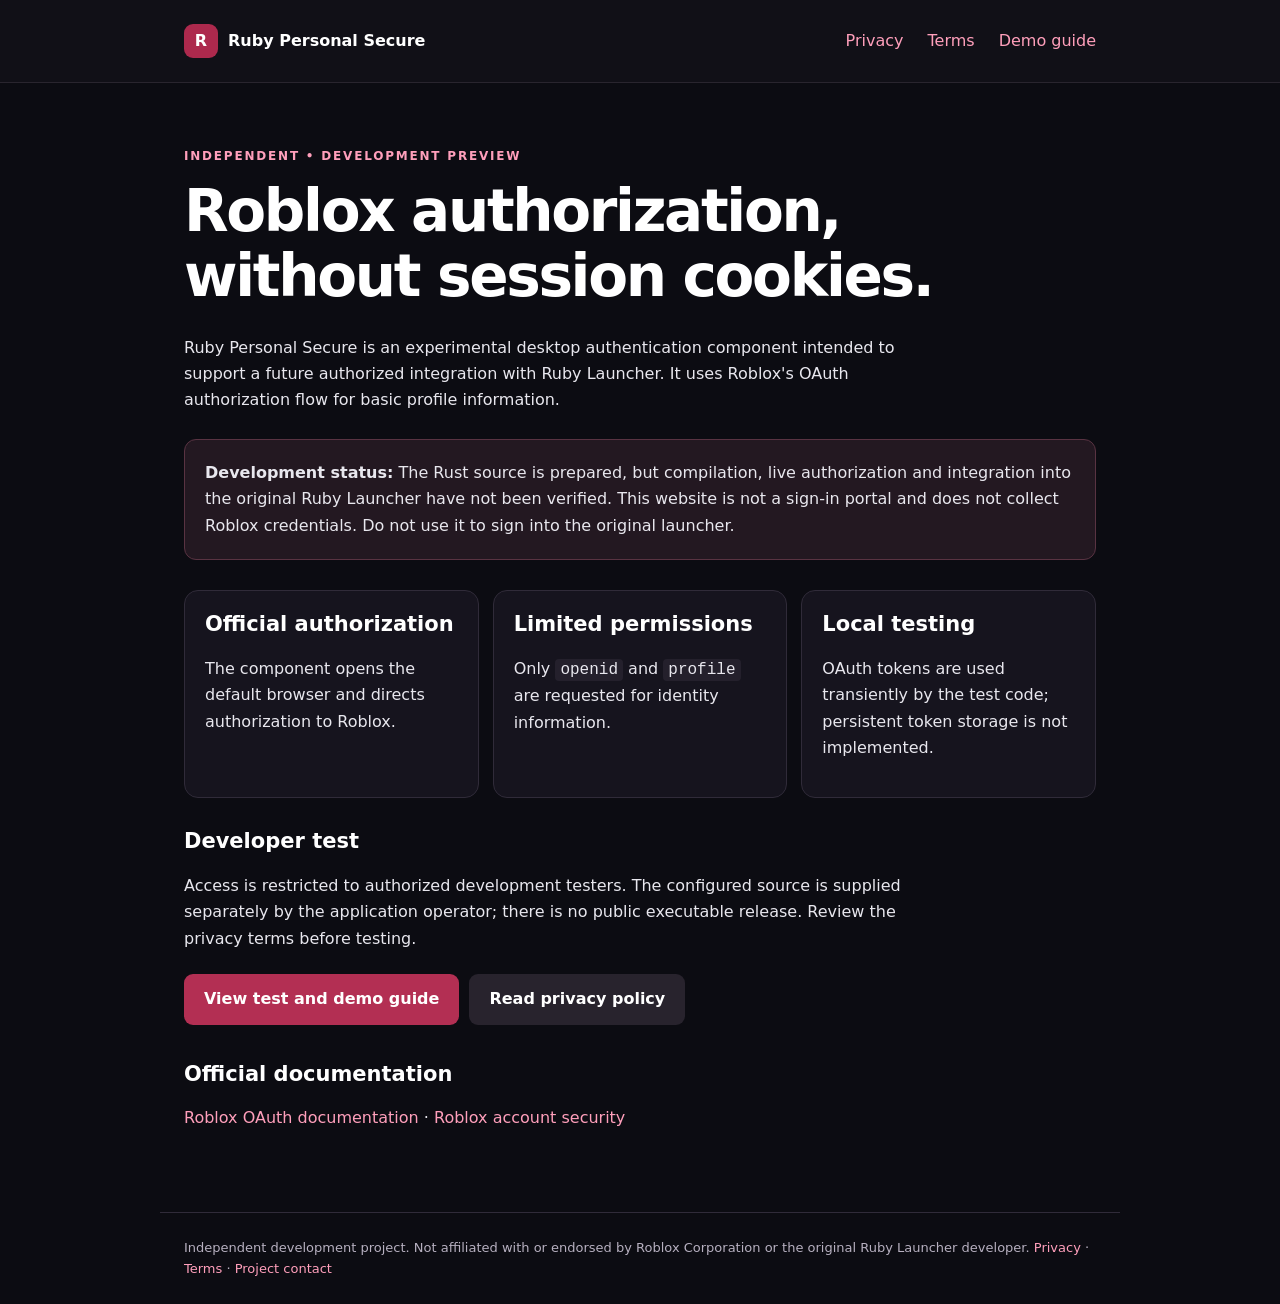
<file: index.html>
<!doctype html><html lang="en"><head><meta charset="utf-8"><meta name="viewport" content="width=device-width, initial-scale=1"><meta name="referrer" content="no-referrer"><meta http-equiv="Content-Security-Policy" content="default-src 'none'; style-src 'self'; base-uri 'none'; form-action 'none'; object-src 'none'"><title>Home | Ruby Personal Secure</title><link rel="stylesheet" href="style.css"></head><body><header><nav aria-label="Main navigation"><a class="brand" href="index.html"><span class="mark" aria-hidden="true">R</span>Ruby Personal Secure</a><a href="privacy.html">Privacy</a><a href="terms.html">Terms</a><a href="demo.html">Demo guide</a></nav></header><main><div class="eyebrow">Independent • Development preview</div><h1>Roblox authorization,<br>without session cookies.</h1><p>Ruby Personal Secure is an experimental desktop authentication component intended to support a future authorized integration with Ruby Launcher. It uses Roblox's OAuth authorization flow for basic profile information.</p><div class="notice"><strong>Development status:</strong> The Rust source is prepared, but compilation, live authorization and integration into the original Ruby Launcher have not been verified. This website is not a sign-in portal and does not collect Roblox credentials. Do not use it to sign into the original launcher.</div><div class="grid"><article class="tile"><h2>Official authorization</h2><p>The component opens the default browser and directs authorization to Roblox.</p></article><article class="tile"><h2>Limited permissions</h2><p>Only <code>openid</code> and <code>profile</code> are requested for identity information.</p></article><article class="tile"><h2>Local testing</h2><p>OAuth tokens are used transiently by the test code; persistent token storage is not implemented.</p></article></div><h2>Developer test</h2><p>Access is restricted to authorized development testers. The configured source is supplied separately by the application operator; there is no public executable release. Review the privacy terms before testing.</p><a class="button" href="demo.html">View test and demo guide</a><a class="button secondary" href="privacy.html">Read privacy policy</a><h2>Official documentation</h2><p><a href="https://create.roblox.com/docs/cloud/auth/oauth2-overview">Roblox OAuth documentation</a> · <a href="https://www.roblox.com/my/account#!/security">Roblox account security</a></p></main><footer>Independent development project. Not affiliated with or endorsed by Roblox Corporation or the original Ruby Launcher developer. <a href="privacy.html">Privacy</a> · <a href="terms.html">Terms</a> · <a href="https://github.com/crazyhourwave/ruby-personal-secure/issues">Project contact</a></footer></body></html>
</file>
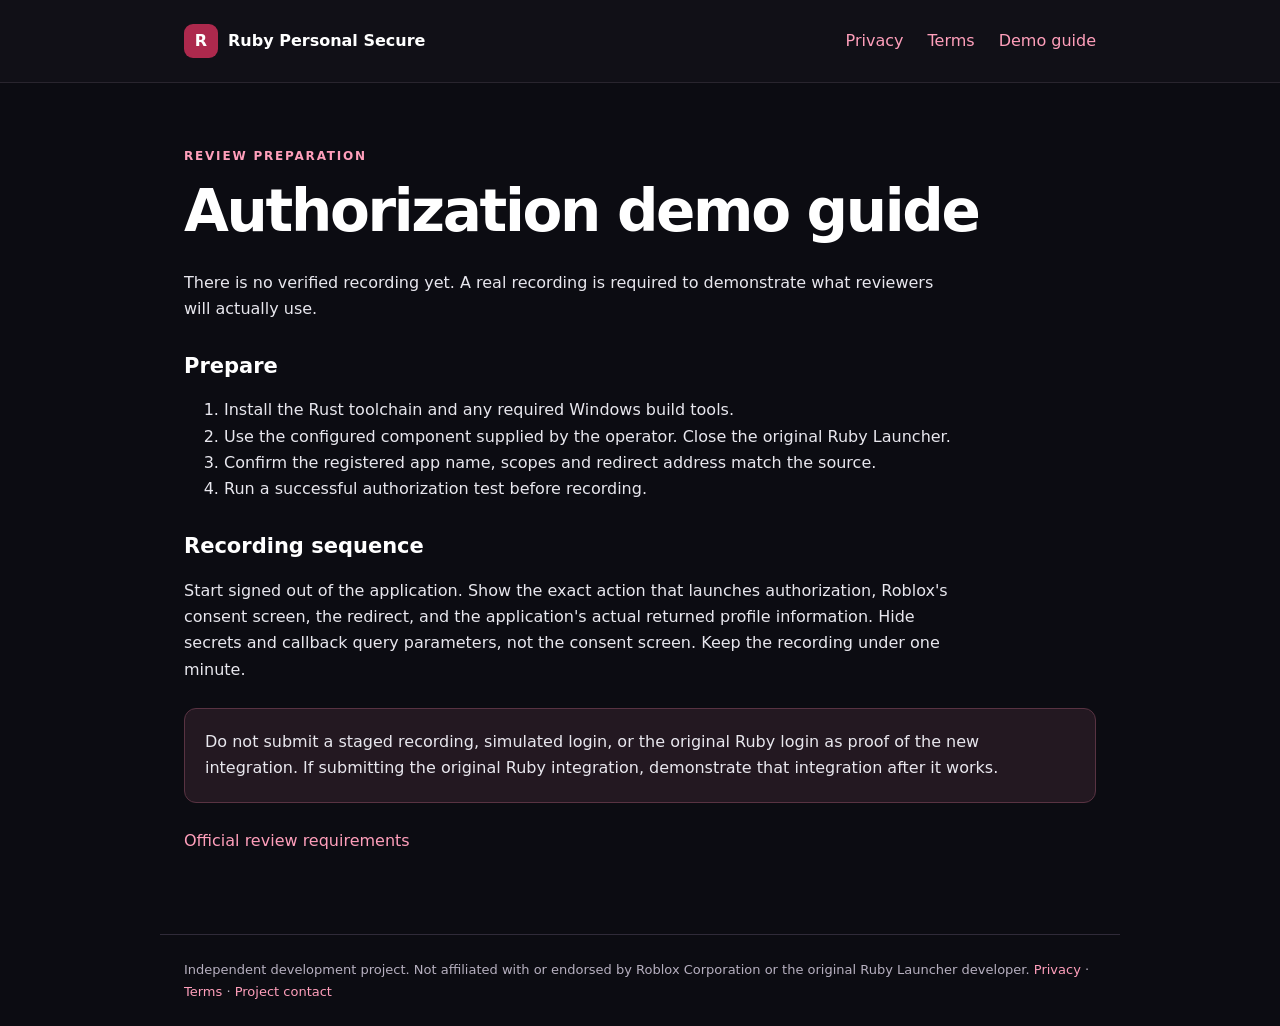
<file: demo.html>
<!doctype html><html lang="en"><head><meta charset="utf-8"><meta name="viewport" content="width=device-width, initial-scale=1"><meta name="referrer" content="no-referrer"><meta http-equiv="Content-Security-Policy" content="default-src 'none'; style-src 'self'; base-uri 'none'; form-action 'none'; object-src 'none'"><title>Demo guide | Ruby Personal Secure</title><link rel="stylesheet" href="style.css"></head><body><header><nav aria-label="Main navigation"><a class="brand" href="index.html"><span class="mark" aria-hidden="true">R</span>Ruby Personal Secure</a><a href="privacy.html">Privacy</a><a href="terms.html">Terms</a><a href="demo.html">Demo guide</a></nav></header><main><div class="eyebrow">Review preparation</div><h1>Authorization demo guide</h1><p>There is no verified recording yet. A real recording is required to demonstrate what reviewers will actually use.</p><h2>Prepare</h2><ol><li>Install the Rust toolchain and any required Windows build tools.</li><li>Use the configured component supplied by the operator. Close the original Ruby Launcher.</li><li>Confirm the registered app name, scopes and redirect address match the source.</li><li>Run a successful authorization test before recording.</li></ol><h2>Recording sequence</h2><p>Start signed out of the application. Show the exact action that launches authorization, Roblox's consent screen, the redirect, and the application's actual returned profile information. Hide secrets and callback query parameters, not the consent screen. Keep the recording under one minute.</p><div class="notice">Do not submit a staged recording, simulated login, or the original Ruby login as proof of the new integration. If submitting the original Ruby integration, demonstrate that integration after it works.</div><p><a href="https://create.roblox.com/docs/cloud/auth/oauth2-registration">Official review requirements</a></p></main><footer>Independent development project. Not affiliated with or endorsed by Roblox Corporation or the original Ruby Launcher developer. <a href="privacy.html">Privacy</a> · <a href="terms.html">Terms</a> · <a href="https://github.com/crazyhourwave/ruby-personal-secure/issues">Project contact</a></footer></body></html>
</file>
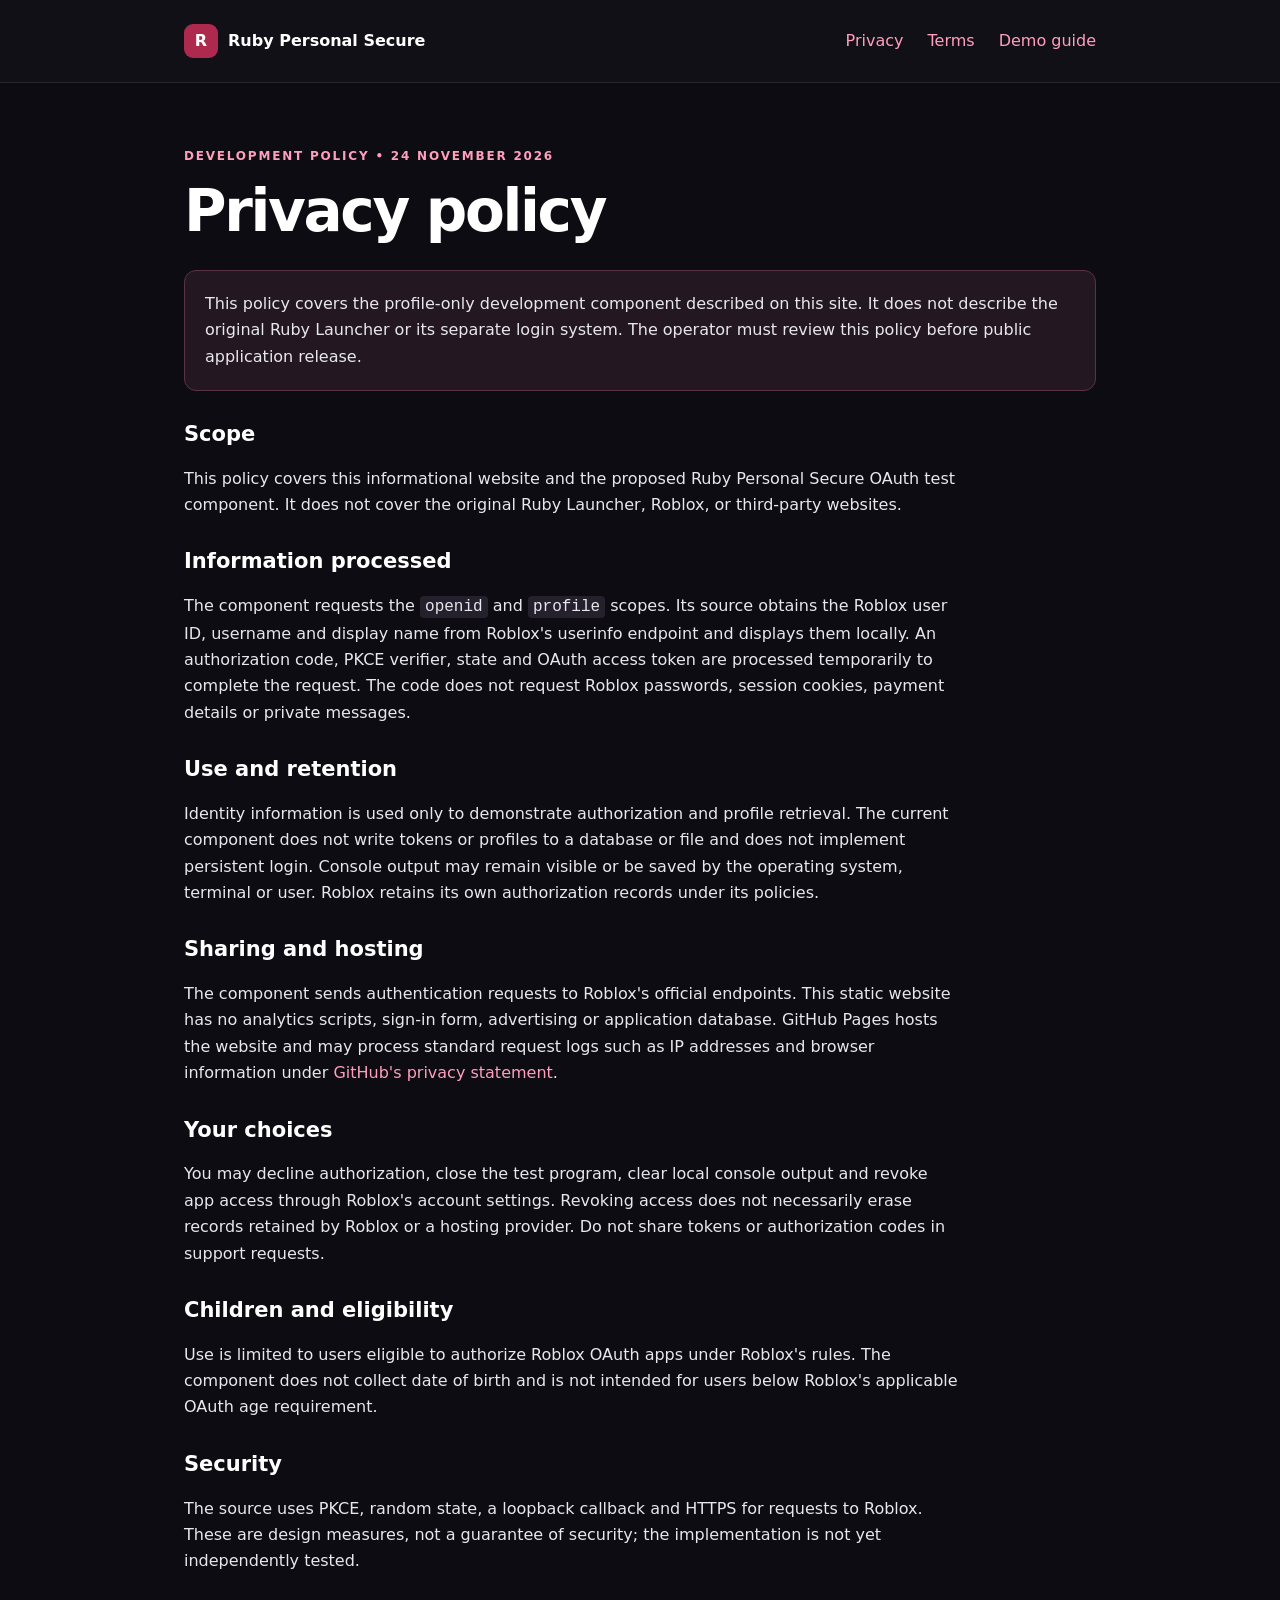
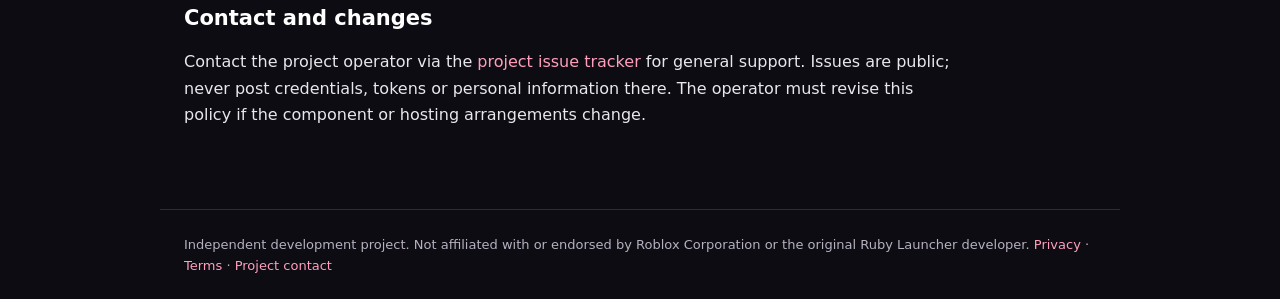
<file: privacy.html>
<!doctype html><html lang="en"><head><meta charset="utf-8"><meta name="viewport" content="width=device-width, initial-scale=1"><meta name="referrer" content="no-referrer"><meta http-equiv="Content-Security-Policy" content="default-src 'none'; style-src 'self'; base-uri 'none'; form-action 'none'; object-src 'none'"><title>Privacy policy | Ruby Personal Secure</title><link rel="stylesheet" href="style.css"></head><body><header><nav aria-label="Main navigation"><a class="brand" href="index.html"><span class="mark" aria-hidden="true">R</span>Ruby Personal Secure</a><a href="privacy.html">Privacy</a><a href="terms.html">Terms</a><a href="demo.html">Demo guide</a></nav></header><main><div class="eyebrow">Development policy • 24 November 2026</div><h1>Privacy policy</h1><div class="notice">This policy covers the profile-only development component described on this site. It does not describe the original Ruby Launcher or its separate login system. The operator must review this policy before public application release.</div><h2>Scope</h2><p>This policy covers this informational website and the proposed Ruby Personal Secure OAuth test component. It does not cover the original Ruby Launcher, Roblox, or third-party websites.</p><h2>Information processed</h2><p>The component requests the <code>openid</code> and <code>profile</code> scopes. Its source obtains the Roblox user ID, username and display name from Roblox's userinfo endpoint and displays them locally. An authorization code, PKCE verifier, state and OAuth access token are processed temporarily to complete the request. The code does not request Roblox passwords, session cookies, payment details or private messages.</p><h2>Use and retention</h2><p>Identity information is used only to demonstrate authorization and profile retrieval. The current component does not write tokens or profiles to a database or file and does not implement persistent login. Console output may remain visible or be saved by the operating system, terminal or user. Roblox retains its own authorization records under its policies.</p><h2>Sharing and hosting</h2><p>The component sends authentication requests to Roblox's official endpoints. This static website has no analytics scripts, sign-in form, advertising or application database. GitHub Pages hosts the website and may process standard request logs such as IP addresses and browser information under <a href="https://docs.github.com/en/site-policy/privacy-policies/github-general-privacy-statement">GitHub's privacy statement</a>.</p><h2>Your choices</h2><p>You may decline authorization, close the test program, clear local console output and revoke app access through Roblox's account settings. Revoking access does not necessarily erase records retained by Roblox or a hosting provider. Do not share tokens or authorization codes in support requests.</p><h2>Children and eligibility</h2><p>Use is limited to users eligible to authorize Roblox OAuth apps under Roblox's rules. The component does not collect date of birth and is not intended for users below Roblox's applicable OAuth age requirement.</p><h2>Security</h2><p>The source uses PKCE, random state, a loopback callback and HTTPS for requests to Roblox. These are design measures, not a guarantee of security; the implementation is not yet independently tested.</p><h2>Contact and changes</h2><p>Contact the project operator via the <a href="https://github.com/crazyhourwave/ruby-personal-secure/issues">project issue tracker</a> for general support. Issues are public; never post credentials, tokens or personal information there. The operator must revise this policy if the component or hosting arrangements change.</p></main><footer>Independent development project. Not affiliated with or endorsed by Roblox Corporation or the original Ruby Launcher developer. <a href="privacy.html">Privacy</a> · <a href="terms.html">Terms</a> · <a href="https://github.com/crazyhourwave/ruby-personal-secure/issues">Project contact</a></footer></body></html>
</file>
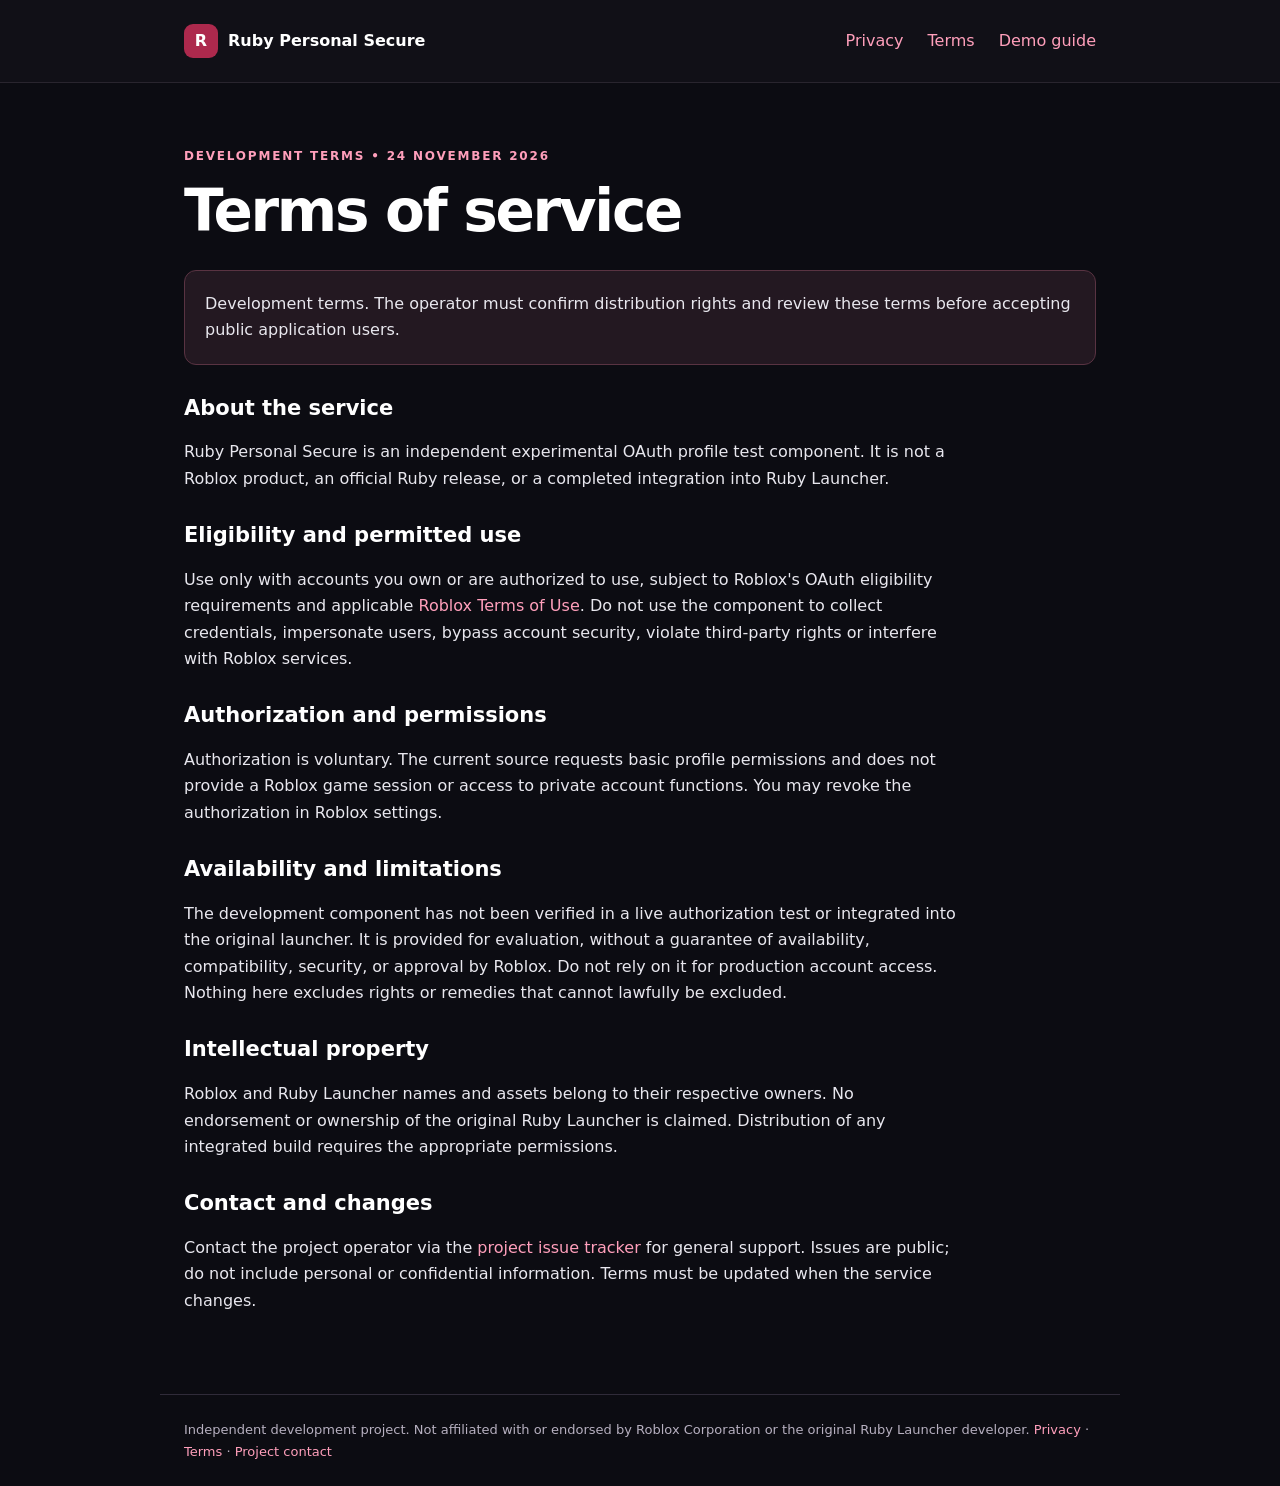
<file: terms.html>
<!doctype html><html lang="en"><head><meta charset="utf-8"><meta name="viewport" content="width=device-width, initial-scale=1"><meta name="referrer" content="no-referrer"><meta http-equiv="Content-Security-Policy" content="default-src 'none'; style-src 'self'; base-uri 'none'; form-action 'none'; object-src 'none'"><title>Terms of service | Ruby Personal Secure</title><link rel="stylesheet" href="style.css"></head><body><header><nav aria-label="Main navigation"><a class="brand" href="index.html"><span class="mark" aria-hidden="true">R</span>Ruby Personal Secure</a><a href="privacy.html">Privacy</a><a href="terms.html">Terms</a><a href="demo.html">Demo guide</a></nav></header><main><div class="eyebrow">Development terms • 24 November 2026</div><h1>Terms of service</h1><div class="notice">Development terms. The operator must confirm distribution rights and review these terms before accepting public application users.</div><h2>About the service</h2><p>Ruby Personal Secure is an independent experimental OAuth profile test component. It is not a Roblox product, an official Ruby release, or a completed integration into Ruby Launcher.</p><h2>Eligibility and permitted use</h2><p>Use only with accounts you own or are authorized to use, subject to Roblox's OAuth eligibility requirements and applicable <a href="https://www.roblox.com/info/terms">Roblox Terms of Use</a>. Do not use the component to collect credentials, impersonate users, bypass account security, violate third-party rights or interfere with Roblox services.</p><h2>Authorization and permissions</h2><p>Authorization is voluntary. The current source requests basic profile permissions and does not provide a Roblox game session or access to private account functions. You may revoke the authorization in Roblox settings.</p><h2>Availability and limitations</h2><p>The development component has not been verified in a live authorization test or integrated into the original launcher. It is provided for evaluation, without a guarantee of availability, compatibility, security, or approval by Roblox. Do not rely on it for production account access. Nothing here excludes rights or remedies that cannot lawfully be excluded.</p><h2>Intellectual property</h2><p>Roblox and Ruby Launcher names and assets belong to their respective owners. No endorsement or ownership of the original Ruby Launcher is claimed. Distribution of any integrated build requires the appropriate permissions.</p><h2>Contact and changes</h2><p>Contact the project operator via the <a href="https://github.com/crazyhourwave/ruby-personal-secure/issues">project issue tracker</a> for general support. Issues are public; do not include personal or confidential information. Terms must be updated when the service changes.</p></main><footer>Independent development project. Not affiliated with or endorsed by Roblox Corporation or the original Ruby Launcher developer. <a href="privacy.html">Privacy</a> · <a href="terms.html">Terms</a> · <a href="https://github.com/crazyhourwave/ruby-personal-secure/issues">Project contact</a></footer></body></html>
</file>
<file: style.css>
*{box-sizing:border-box}html{color-scheme:dark}body{margin:0;background:#0c0c12;color:#e8e7ee;font:16px/1.65 system-ui,sans-serif}header{border-bottom:1px solid #29252e;background:#111017}nav,main,footer{max-width:960px;margin:auto;padding:24px}nav{display:flex;gap:24px;align-items:center;flex-wrap:wrap}nav .brand{margin-right:auto;font-weight:700;color:#fff;display:flex;align-items:center;gap:10px}.mark{display:inline-grid;place-items:center;width:34px;height:34px;background:#ad294d;border-radius:9px;color:#fff}a{color:#ff9fbb;text-decoration:none}a:hover{text-decoration:underline}main{padding-top:64px;padding-bottom:64px;min-height:70vh}h1{font-size:clamp(34px,5.8vw,58px);line-height:1.12;letter-spacing:-.04em;margin:12px 0 26px;color:#fff}h2{font-size:21px;line-height:1.3;margin-top:30px;color:#fff}p{max-width:76ch} .eyebrow{font-size:12px;text-transform:uppercase;letter-spacing:.15em;font-weight:700;color:#ff9fbb}.notice{background:#231821;border:1px solid #593342;padding:20px;border-radius:12px;margin:25px 0}.grid{display:grid;grid-template-columns:repeat(auto-fit,minmax(220px,1fr));gap:14px;margin:30px 0}.tile{background:#16141e;border:1px solid #302b39;border-radius:14px;padding:20px}.tile h2{margin-top:0}.button{display:inline-block;background:#b32f53;color:white;padding:12px 20px;border-radius:9px;font-weight:650;margin:6px 10px 6px 0}.secondary{background:#28232d}code{background:#24202c;border-radius:4px;padding:2px 5px}footer{border-top:1px solid #302b39;color:#b7b0c0;font-size:13px}@media(max-width:600px){nav{gap:12px}nav .brand{width:100%}main{padding-top:36px}}
</file>
